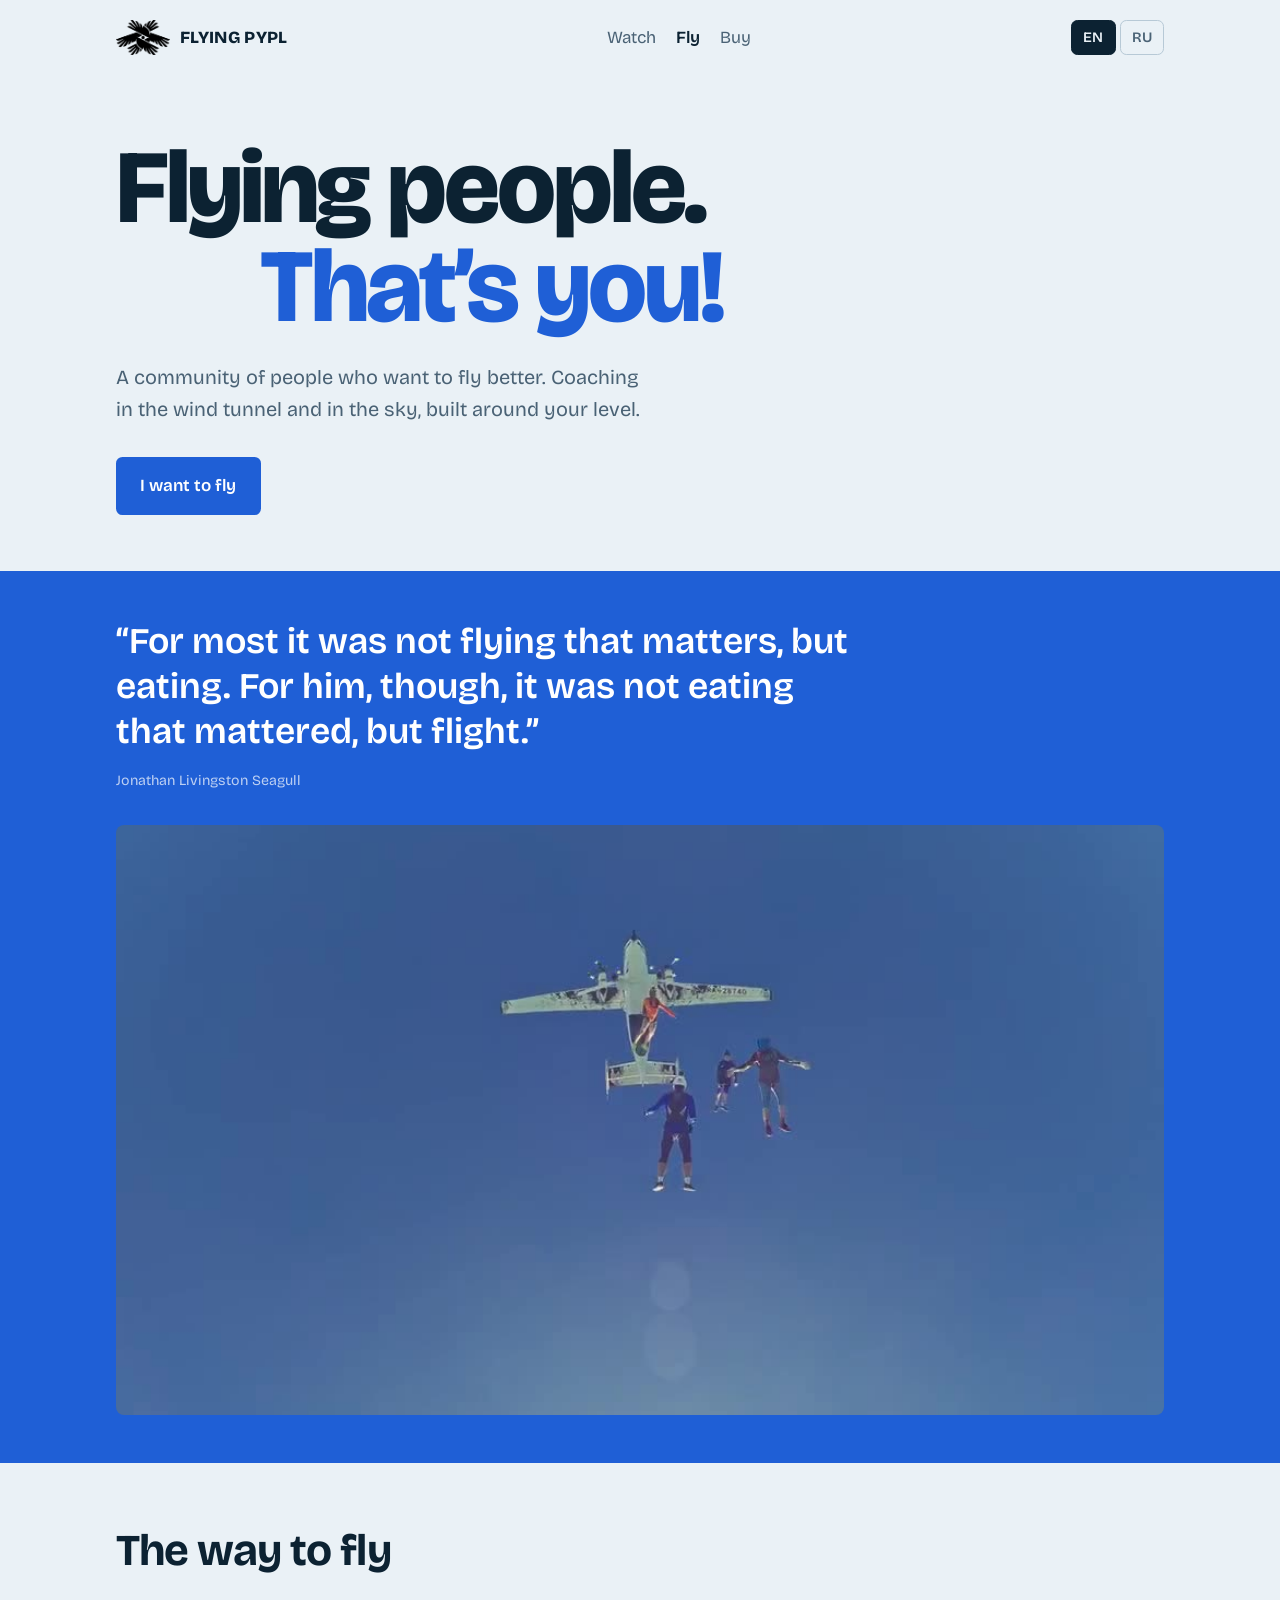
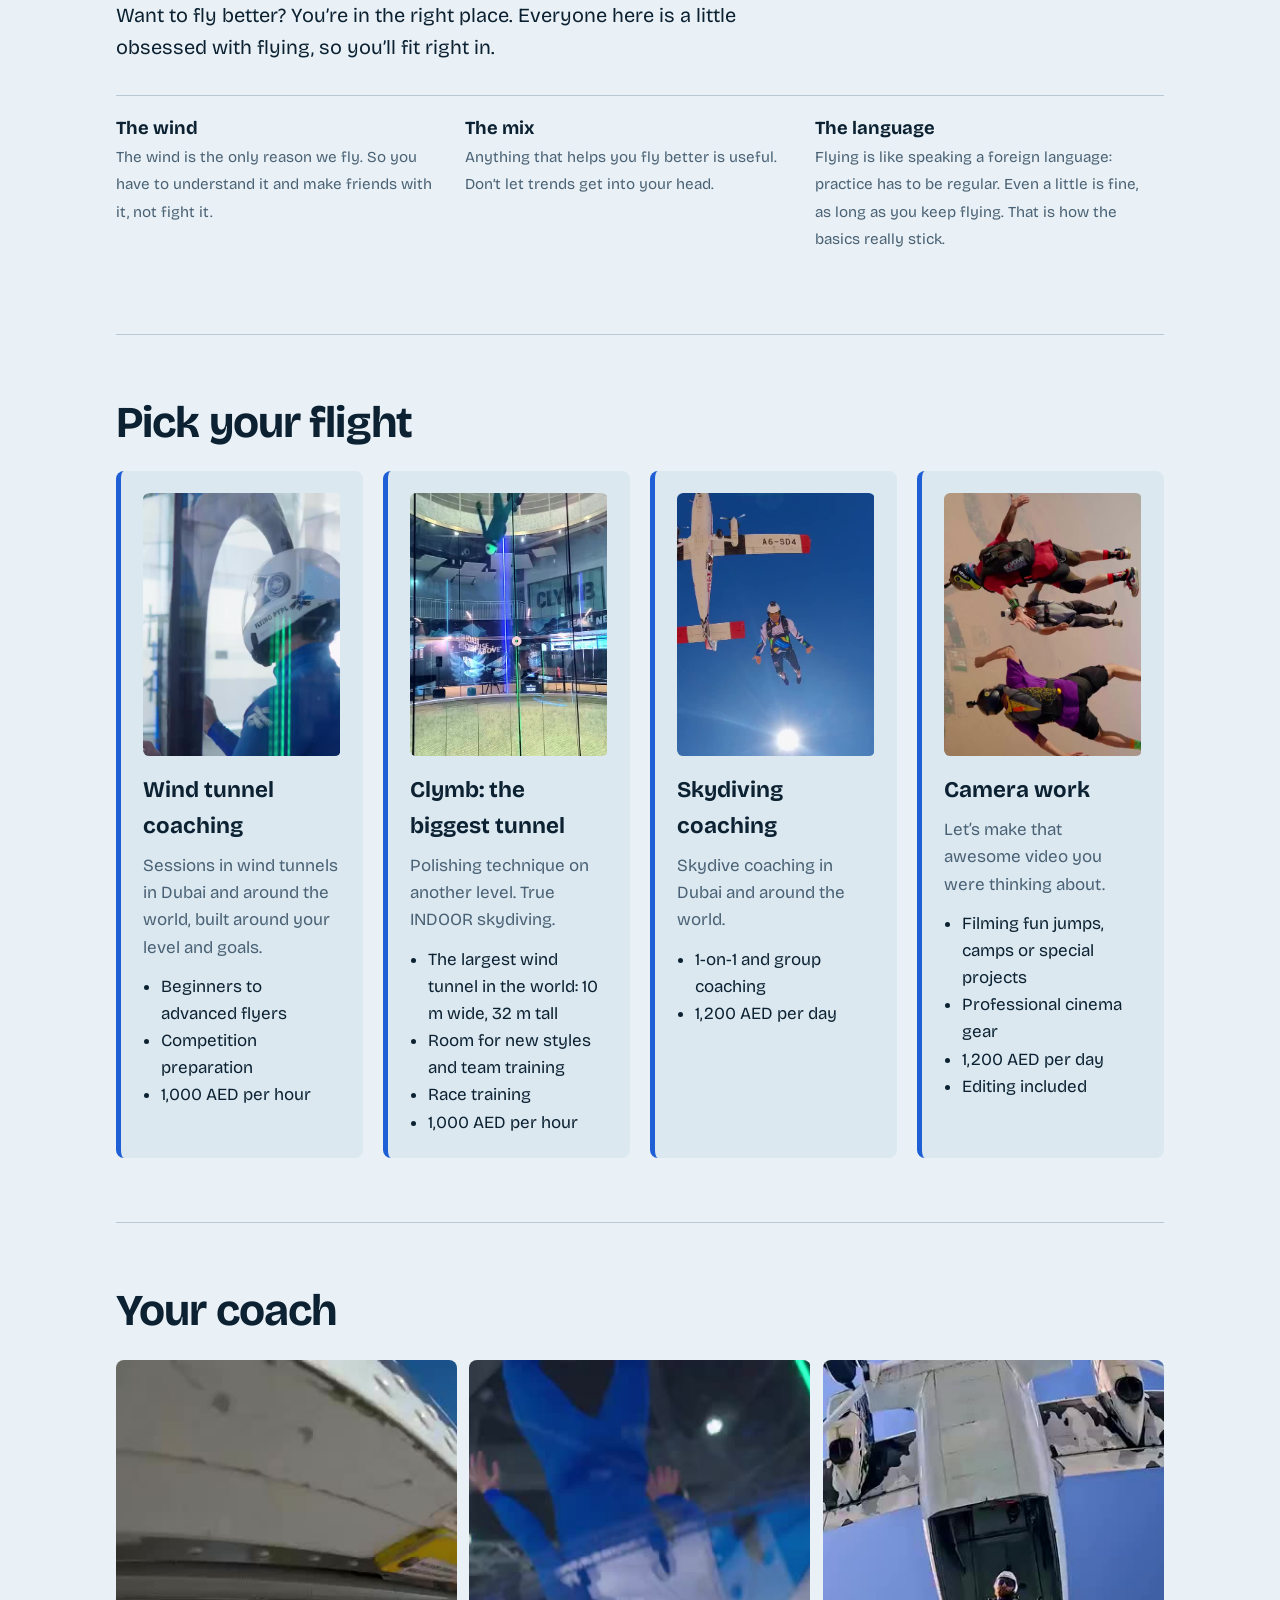
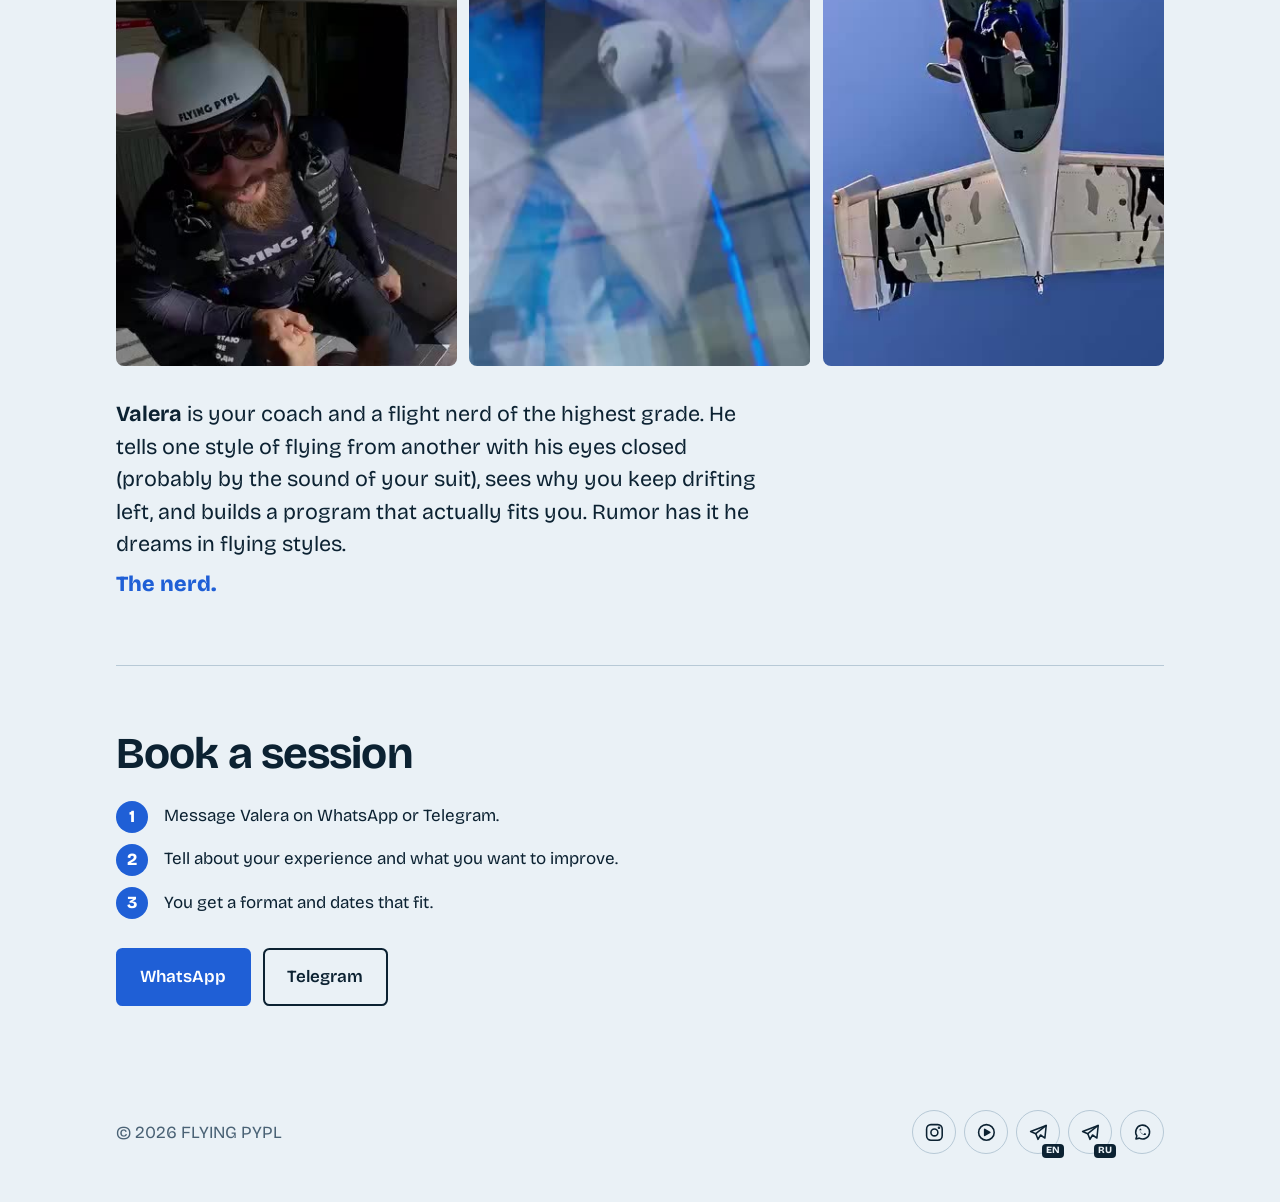
<file: index.html>
<!DOCTYPE html>
<html lang="en" data-title-ru="Коучинг в аэротрубе и в небе в Дубае | FLYING PYPL" data-desc-ru="Коучинг в аэротрубе в Дубае и в Clymb, скайдайв-коучинг и съёмка в Дубае и по всему миру. Напишите Валере, чтобы спланировать занятие.">
<head>
<meta charset="utf-8">
<meta name="viewport" content="width=device-width, initial-scale=1, viewport-fit=cover">
<title>Skydiving & Wind Tunnel Coaching in Dubai | FLYING PYPL</title>
<meta name="description" content="Wind tunnel coaching in Dubai and at Clymb, skydiving coaching and camera work in Dubai and around the world. Message Valera to plan your session.">
<link rel="canonical" href="https://flyingpypl.com/">
<meta property="og:type" content="website">
<meta property="og:site_name" content="FLYING PYPL">
<meta property="og:title" content="Skydiving & Wind Tunnel Coaching in Dubai | FLYING PYPL">
<meta property="og:description" content="Wind tunnel coaching in Dubai and at Clymb, skydiving coaching and camera work in Dubai and around the world. Message Valera to plan your session.">
<meta property="og:url" content="https://flyingpypl.com/">
<meta property="og:image" content="https://flyingpypl.com/assets/og.jpg">
<meta property="og:image:width" content="1200">
<meta property="og:image:height" content="630">
<meta name="twitter:card" content="summary_large_image">
<link rel="icon" type="image/png" href="/assets/favicon.png">
<link rel="apple-touch-icon" href="/assets/apple-touch-icon.png">
<meta name="theme-color" content="#1f5fd6">
<link rel="preconnect" href="https://fonts.googleapis.com">
<link rel="preconnect" href="https://fonts.gstatic.com" crossorigin>
<link rel="stylesheet" href="https://fonts.googleapis.com/css2?family=Bricolage+Grotesque:opsz,wght@12..96,400;12..96,600;12..96,800&family=Onest:wght@400;600;800&display=swap">
<link rel="stylesheet" href="/assets/style.css">
</head>
<body>
<a class="skip" href="#content">Skip to content</a>
<div class="wrap">
  <header>
    <a class="logo" href="/"><span class="mark" aria-hidden="true"></span>FLYING PYPL</a>
    <nav aria-label="Main"><a href="/watch/">Watch</a><a href="/" aria-current="page">Fly</a><a href="/buy/">Buy</a></nav>
    <div class="lang" role="group" aria-label="Language"><button type="button" data-l="en">EN</button><button type="button" data-l="ru">RU</button></div>
  </header>
</div>
<div id="content">
<div class="wrap">
  <main>
    <div class="hero">
      <h1><span>Flying people.</span><span>That’s you!</span></h1>
      <p class="lead">A community of people who want to fly better. Coaching in the wind tunnel and in the sky, built around your level.</p>
      <div class="btns">
        <a class="btn main" href="https://wa.me/971527924044">I want to fly</a>
      </div>
    </div>
  </main>
</div>

<div class="quote">
  <div class="wrap">
    <p>“For most it was not flying that matters, but eating. For him, though, it was not eating that mattered, but flight.”</p>
    <small>Jonathan Livingston Seagull</small>
    <video class="cardvid quotevid" muted loop playsinline preload="none" aria-hidden="true" poster="/media/fullsend.jpg" data-src="/media/fullsend.mp4"></video>
  </div>
</div>

<div class="wrap">
  <section id="way">
    <h2>The way to fly</h2>
    <p style="max-width:40rem;font-size:1.25rem;margin:0 0 2rem">Want to fly better? You’re in the right place. Everyone here is a little obsessed with flying, so you’ll fit right in.</p>
    <ul class="videos">
      <li><strong>The wind</strong><span>The wind is the only reason we fly. So you have to understand it and make friends with it, not fight it.</span></li>
      <li><strong>The mix</strong><span>Anything that helps you fly better is useful. Don’t let trends get into your head.</span></li>
      <li><strong>The language</strong><span>Flying is like speaking a foreign language: practice has to be regular. Even a little is fine, as long as you keep flying. That is how the basics really stick.</span></li>
    </ul>
  </section>

  <section id="coaching">
    <h2>Pick your flight</h2>
    <div class="grid">
      <div class="card">
        <video class="cardvid" muted loop playsinline preload="none" aria-hidden="true" poster="/media/tunnel.jpg" data-src="/media/tunnel.mp4"></video>
        <h3>Wind tunnel coaching</h3>
        <p>Sessions in wind tunnels in Dubai and around the world, built around your level and goals.</p>
        <ul><li>Beginners to advanced flyers</li><li>Competition preparation</li><li>1,000 AED per hour</li></ul>
      </div>
      <div class="card" id="clymb">
        <video class="cardvid" muted loop playsinline preload="none" aria-hidden="true" poster="/media/clymb.jpg" data-src="/media/clymb.mp4"></video>
        <h3>Clymb: the biggest tunnel</h3>
        <p>Polishing technique on another level. True INDOOR skydiving.</p>
        <ul><li>The largest wind tunnel in the world: 10 m wide, 32 m tall</li><li>Room for new styles and team training</li><li>Race training</li><li>1,000 AED per hour</li></ul>
      </div>
      <div class="card" id="sky">
        <video class="cardvid" muted loop playsinline preload="none" aria-hidden="true" poster="/media/sky.jpg" data-src="/media/sky.mp4"></video>
        <h3>Skydiving coaching</h3>
        <p>Skydive coaching in Dubai and around the world.</p>
        <ul><li>1-on-1 and group coaching</li><li>1,200 AED per day</li></ul>
      </div>
      <div class="card" id="camera">
        <video class="cardvid" muted loop playsinline preload="none" aria-hidden="true" poster="/media/camera.jpg" data-src="/media/camera.mp4"></video>
        <h3>Camera work</h3>
        <p>Let’s make that awesome video you were thinking about.</p>
        <ul><li>Filming fun jumps, camps or special projects</li><li>Professional cinema gear</li><li>1,200 AED per day</li><li>Editing included</li></ul>
      </div>
    </div>
  </section>

  <section id="coach">
    <h2>Your coach</h2>
    <div class="coachrow">
      <video class="cardvid" muted loop playsinline preload="none" aria-hidden="true" poster="/media/my_exit.jpg" data-src="/media/my_exit.mp4"></video>
      <video class="cardvid" muted loop playsinline preload="none" aria-hidden="true" poster="/media/alive.jpg" data-src="/media/alive.mp4"></video>
      <video class="cardvid" muted loop playsinline preload="none" aria-hidden="true" poster="/media/last_weekend.jpg" data-src="/media/last_weekend.mp4"></video>
    </div>
    <p style="max-width:40rem;font-size:1.35rem;line-height:1.5;margin:0"><strong>Valera</strong> is your coach and a flight nerd of the highest grade. He tells one style of flying from another with his eyes closed (probably by the sound of your suit), sees why you keep drifting left, and builds a program that actually fits you. Rumor has it he dreams in flying styles. <span style="display:block;margin-top:.5rem;font-weight:800;color:var(--accent)">The nerd.</span></p>
  </section>

  <section id="book" style="border-bottom:0">
    <h2>Book a session</h2>
    <ol class="steps">
      <li>Message Valera on WhatsApp or Telegram.</li>
      <li>Tell about your experience and what you want to improve.</li>
      <li>You get a format and dates that fit.</li>
    </ol>
    <div class="btns">
      <a class="btn main" href="https://wa.me/971527924044">WhatsApp</a>
      <a class="btn" href="https://t.me/valeraboluchevsky">Telegram</a>
    </div>
  </section>

</div>
</div>
<div class="wrap">
  <footer>
    <span>© 2026 FLYING PYPL</span>
    <nav class="social" aria-label="Social">
      <a class="ico" href="https://www.instagram.com/flyingpypl/" aria-label="Instagram" title="Instagram"><svg viewBox="0 0 24 24" fill="none" stroke="currentColor" stroke-width="1.8" stroke-linecap="round" stroke-linejoin="round"><rect x="3" y="3" width="18" height="18" rx="5"/><circle cx="12" cy="12" r="4"/><circle cx="17.3" cy="6.7" r=".6" fill="currentColor"/></svg></a>
      <a class="ico" href="https://youtube.com/@flyingpypl" aria-label="YouTube" title="YouTube"><svg viewBox="0 0 24 24" fill="none" stroke="currentColor" stroke-width="1.8" stroke-linecap="round" stroke-linejoin="round"><circle cx="12" cy="12" r="9"/><path d="M10 8.5v7l6-3.5z" fill="currentColor"/></svg></a>
      <a class="ico" href="https://t.me/flyingpypl" aria-label="Telegram EN" title="Telegram EN"><svg viewBox="0 0 24 24" fill="none" stroke="currentColor" stroke-width="1.8" stroke-linecap="round" stroke-linejoin="round"><path d="M21 4 3 11l6 2.5L11.5 20l3-5 5 3.5z"/><path d="M9 13.5 21 4"/></svg><span class="tag">EN</span></a>
      <a class="ico" href="https://t.me/flyingpyplru" aria-label="Telegram RU" title="Telegram RU"><svg viewBox="0 0 24 24" fill="none" stroke="currentColor" stroke-width="1.8" stroke-linecap="round" stroke-linejoin="round"><path d="M21 4 3 11l6 2.5L11.5 20l3-5 5 3.5z"/><path d="M9 13.5 21 4"/></svg><span class="tag">RU</span></a>
      <a class="ico" href="https://whatsapp.com/channel/0029Vb7kT212975I6T831y3B" aria-label="WhatsApp" title="WhatsApp"><svg viewBox="0 0 24 24" fill="none" stroke="currentColor" stroke-width="1.8" stroke-linecap="round" stroke-linejoin="round"><path d="M4.5 19.5 5.6 16A8 8 0 1 1 8.4 18.6z"/><path d="M9 9.5c.3 2 2.5 4.2 4.5 4.5l1-1.2 1.8.9-.4 1.4c-3.4.5-7.6-3.7-7.1-7.1l1.4-.4.9 1.8z" fill="currentColor" stroke="none"/></svg></a>
    </nav>
  </footer>
</div>
<script src="/assets/app.js" defer></script>
</body>
</html>
</file>
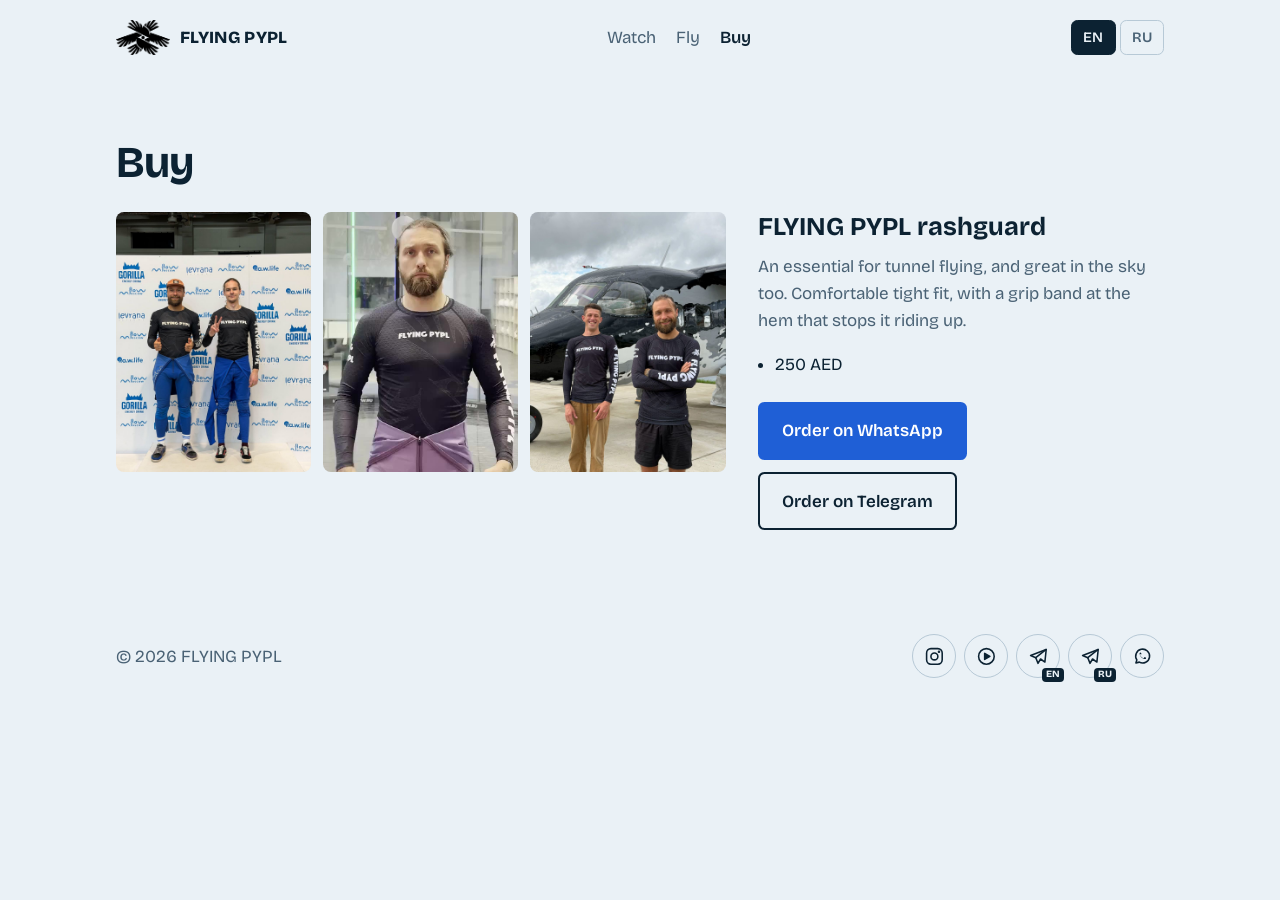
<file: buy/index.html>
<!DOCTYPE html>
<html lang="en" data-title-ru="Покупай: рашгард FLYING PYPL | FLYING PYPL" data-desc-ru="Рашгард FLYING PYPL для полётов в трубе и в небе. 250 AED. Заказ в WhatsApp или Telegram.">
<head>
<meta charset="utf-8">
<meta name="viewport" content="width=device-width, initial-scale=1, viewport-fit=cover">
<title>Buy: FLYING PYPL rashguard | FLYING PYPL</title>
<meta name="description" content="FLYING PYPL rashguard for tunnel flying and the sky. 250 AED. Order on WhatsApp or Telegram.">
<link rel="canonical" href="https://flyingpypl.com/buy/">
<meta property="og:type" content="website">
<meta property="og:site_name" content="FLYING PYPL">
<meta property="og:title" content="Buy: FLYING PYPL rashguard | FLYING PYPL">
<meta property="og:description" content="FLYING PYPL rashguard for tunnel flying and the sky. 250 AED. Order on WhatsApp or Telegram.">
<meta property="og:url" content="https://flyingpypl.com/buy/">
<meta property="og:image" content="https://flyingpypl.com/assets/og.jpg">
<meta property="og:image:width" content="1200">
<meta property="og:image:height" content="630">
<meta name="twitter:card" content="summary_large_image">
<link rel="icon" type="image/png" href="/assets/favicon.png">
<link rel="apple-touch-icon" href="/assets/apple-touch-icon.png">
<meta name="theme-color" content="#1f5fd6">
<link rel="preconnect" href="https://fonts.googleapis.com">
<link rel="preconnect" href="https://fonts.gstatic.com" crossorigin>
<link rel="stylesheet" href="https://fonts.googleapis.com/css2?family=Bricolage+Grotesque:opsz,wght@12..96,400;12..96,600;12..96,800&family=Onest:wght@400;600;800&display=swap">
<link rel="stylesheet" href="/assets/style.css">
</head>
<body>
<a class="skip" href="#content">Skip to content</a>
<div class="wrap">
  <header>
    <a class="logo" href="/"><span class="mark" aria-hidden="true"></span>FLYING PYPL</a>
    <nav aria-label="Main"><a href="/watch/">Watch</a><a href="/">Fly</a><a href="/buy/" aria-current="page">Buy</a></nav>
    <div class="lang" role="group" aria-label="Language"><button type="button" data-l="en">EN</button><button type="button" data-l="ru">RU</button></div>
  </header>
</div>
<div id="content">
<div class="wrap">
  <section id="buy" style="border-bottom:0">
    <h2>Buy</h2>
    <div class="product">
      <div class="gallery">
        <img src="/img/rashguard-tunnel.jpg" alt="Two flyers in FLYING PYPL rashguards at a wind tunnel" width="900" height="1200" loading="lazy">
        <video class="cardvid" muted loop playsinline preload="none" aria-hidden="true" poster="/media/rashguard.jpg" data-src="/media/rashguard.mp4"></video>
        <img src="/img/rashguard-plane.jpg" alt="Two skydivers in FLYING PYPL rashguards in front of a plane" width="900" height="1200" loading="lazy">
      </div>
      <div class="pinfo">
        <h3>FLYING PYPL rashguard</h3>
        <p>An essential for tunnel flying, and great in the sky too. Comfortable tight fit, with a grip band at the hem that stops it riding up.</p>
        <ul><li>250 AED</li></ul>
        <div class="btns">
          <a class="btn main" href="https://wa.me/971527924044?text=Hi%20Valera%21%20I%27d%20like%20to%20order%20the%20FLYING%20PYPL%20rashguard.%20Size%3A%20" data-ru="https://wa.me/971527924044?text=%D0%9F%D1%80%D0%B8%D0%B2%D0%B5%D1%82%2C%20%D0%92%D0%B0%D0%BB%D0%B5%D1%80%D0%B0%21%20%D0%A5%D0%BE%D1%87%D1%83%20%D0%B7%D0%B0%D0%BA%D0%B0%D0%B7%D0%B0%D1%82%D1%8C%20%D1%80%D0%B0%D1%88%D0%B3%D0%B0%D1%80%D0%B4%20FLYING%20PYPL.%20%D0%A0%D0%B0%D0%B7%D0%BC%D0%B5%D1%80%3A%20">Order on WhatsApp</a>
          <a class="btn" href="https://t.me/valeraboluchevsky">Order on Telegram</a>
        </div>
      </div>
    </div>
  </section>

</div>
</div>
<div class="wrap">
  <footer>
    <span>© 2026 FLYING PYPL</span>
    <nav class="social" aria-label="Social">
      <a class="ico" href="https://www.instagram.com/flyingpypl/" aria-label="Instagram" title="Instagram"><svg viewBox="0 0 24 24" fill="none" stroke="currentColor" stroke-width="1.8" stroke-linecap="round" stroke-linejoin="round"><rect x="3" y="3" width="18" height="18" rx="5"/><circle cx="12" cy="12" r="4"/><circle cx="17.3" cy="6.7" r=".6" fill="currentColor"/></svg></a>
      <a class="ico" href="https://youtube.com/@flyingpypl" aria-label="YouTube" title="YouTube"><svg viewBox="0 0 24 24" fill="none" stroke="currentColor" stroke-width="1.8" stroke-linecap="round" stroke-linejoin="round"><circle cx="12" cy="12" r="9"/><path d="M10 8.5v7l6-3.5z" fill="currentColor"/></svg></a>
      <a class="ico" href="https://t.me/flyingpypl" aria-label="Telegram EN" title="Telegram EN"><svg viewBox="0 0 24 24" fill="none" stroke="currentColor" stroke-width="1.8" stroke-linecap="round" stroke-linejoin="round"><path d="M21 4 3 11l6 2.5L11.5 20l3-5 5 3.5z"/><path d="M9 13.5 21 4"/></svg><span class="tag">EN</span></a>
      <a class="ico" href="https://t.me/flyingpyplru" aria-label="Telegram RU" title="Telegram RU"><svg viewBox="0 0 24 24" fill="none" stroke="currentColor" stroke-width="1.8" stroke-linecap="round" stroke-linejoin="round"><path d="M21 4 3 11l6 2.5L11.5 20l3-5 5 3.5z"/><path d="M9 13.5 21 4"/></svg><span class="tag">RU</span></a>
      <a class="ico" href="https://whatsapp.com/channel/0029Vb7kT212975I6T831y3B" aria-label="WhatsApp" title="WhatsApp"><svg viewBox="0 0 24 24" fill="none" stroke="currentColor" stroke-width="1.8" stroke-linecap="round" stroke-linejoin="round"><path d="M4.5 19.5 5.6 16A8 8 0 1 1 8.4 18.6z"/><path d="M9 9.5c.3 2 2.5 4.2 4.5 4.5l1-1.2 1.8.9-.4 1.4c-3.4.5-7.6-3.7-7.1-7.1l1.4-.4.9 1.8z" fill="currentColor" stroke="none"/></svg></a>
    </nav>
  </footer>
</div>
<script src="/assets/app.js" defer></script>
</body>
</html>
</file>
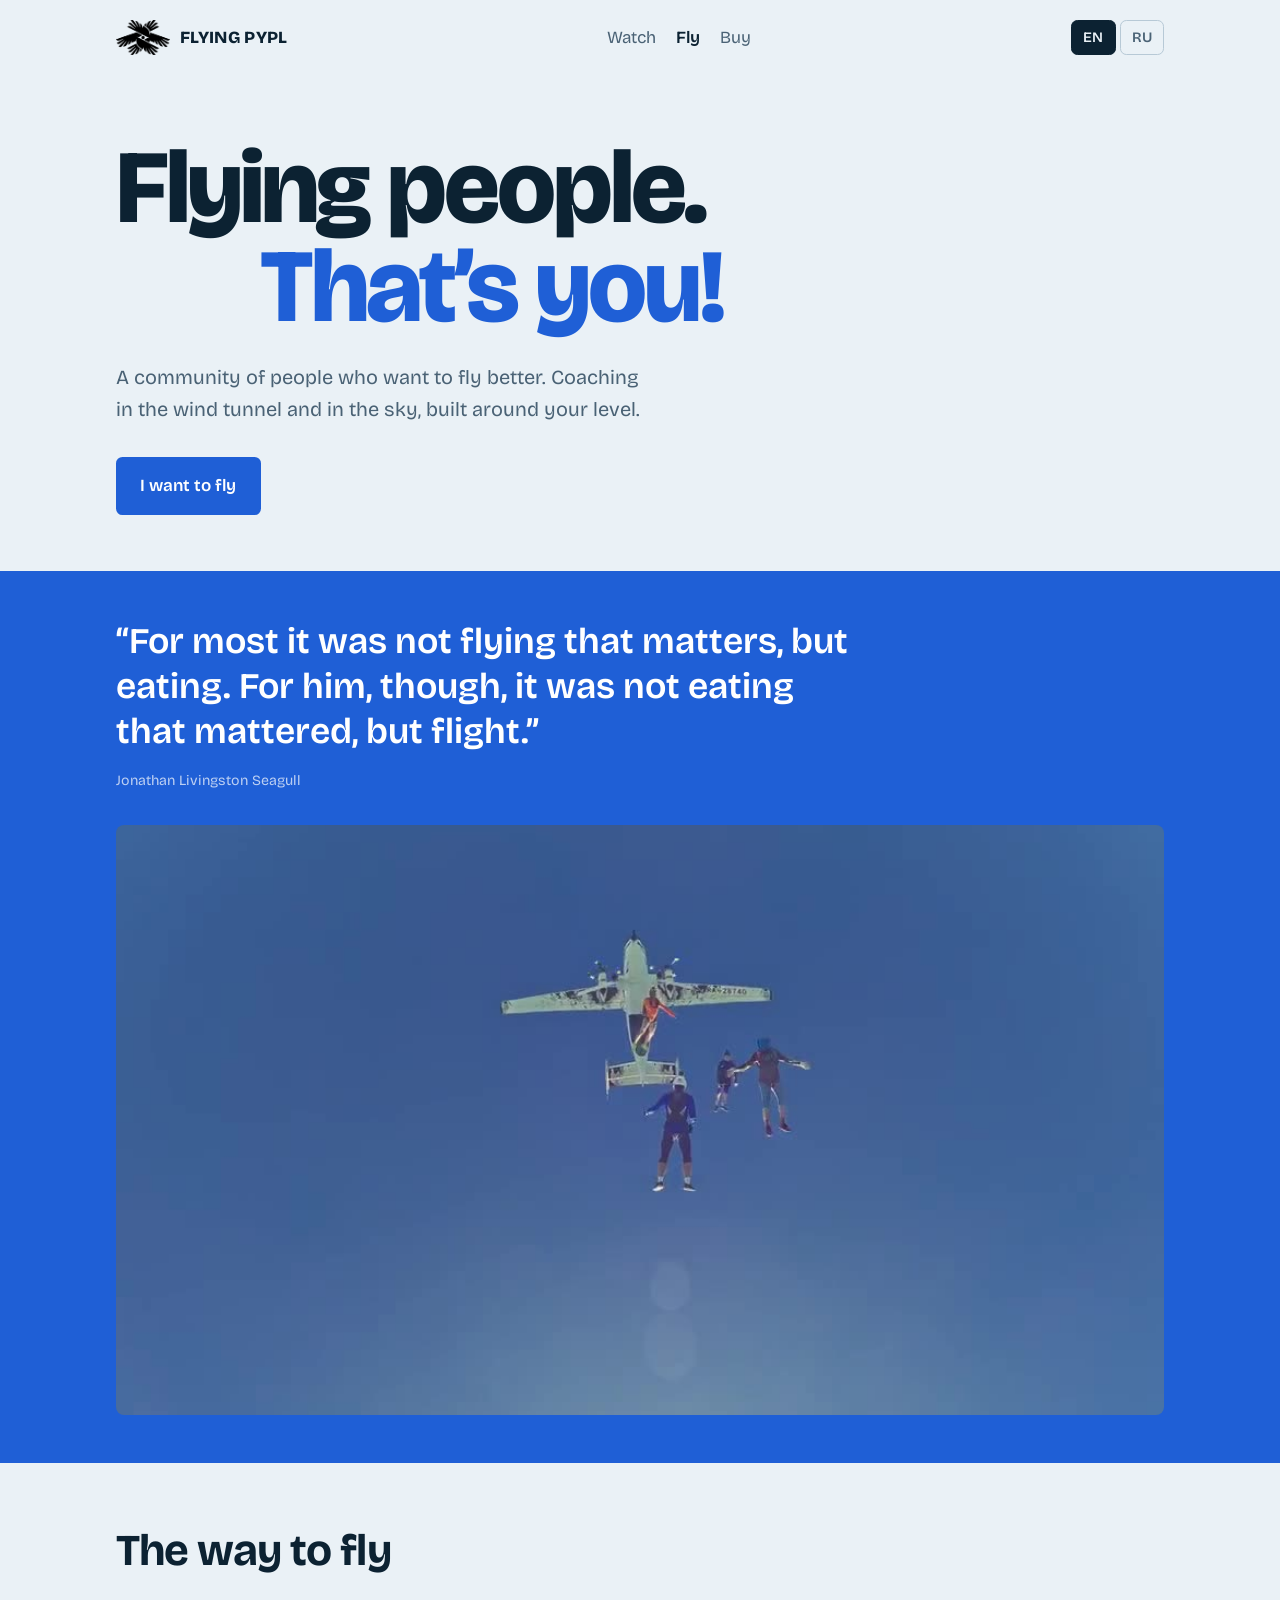
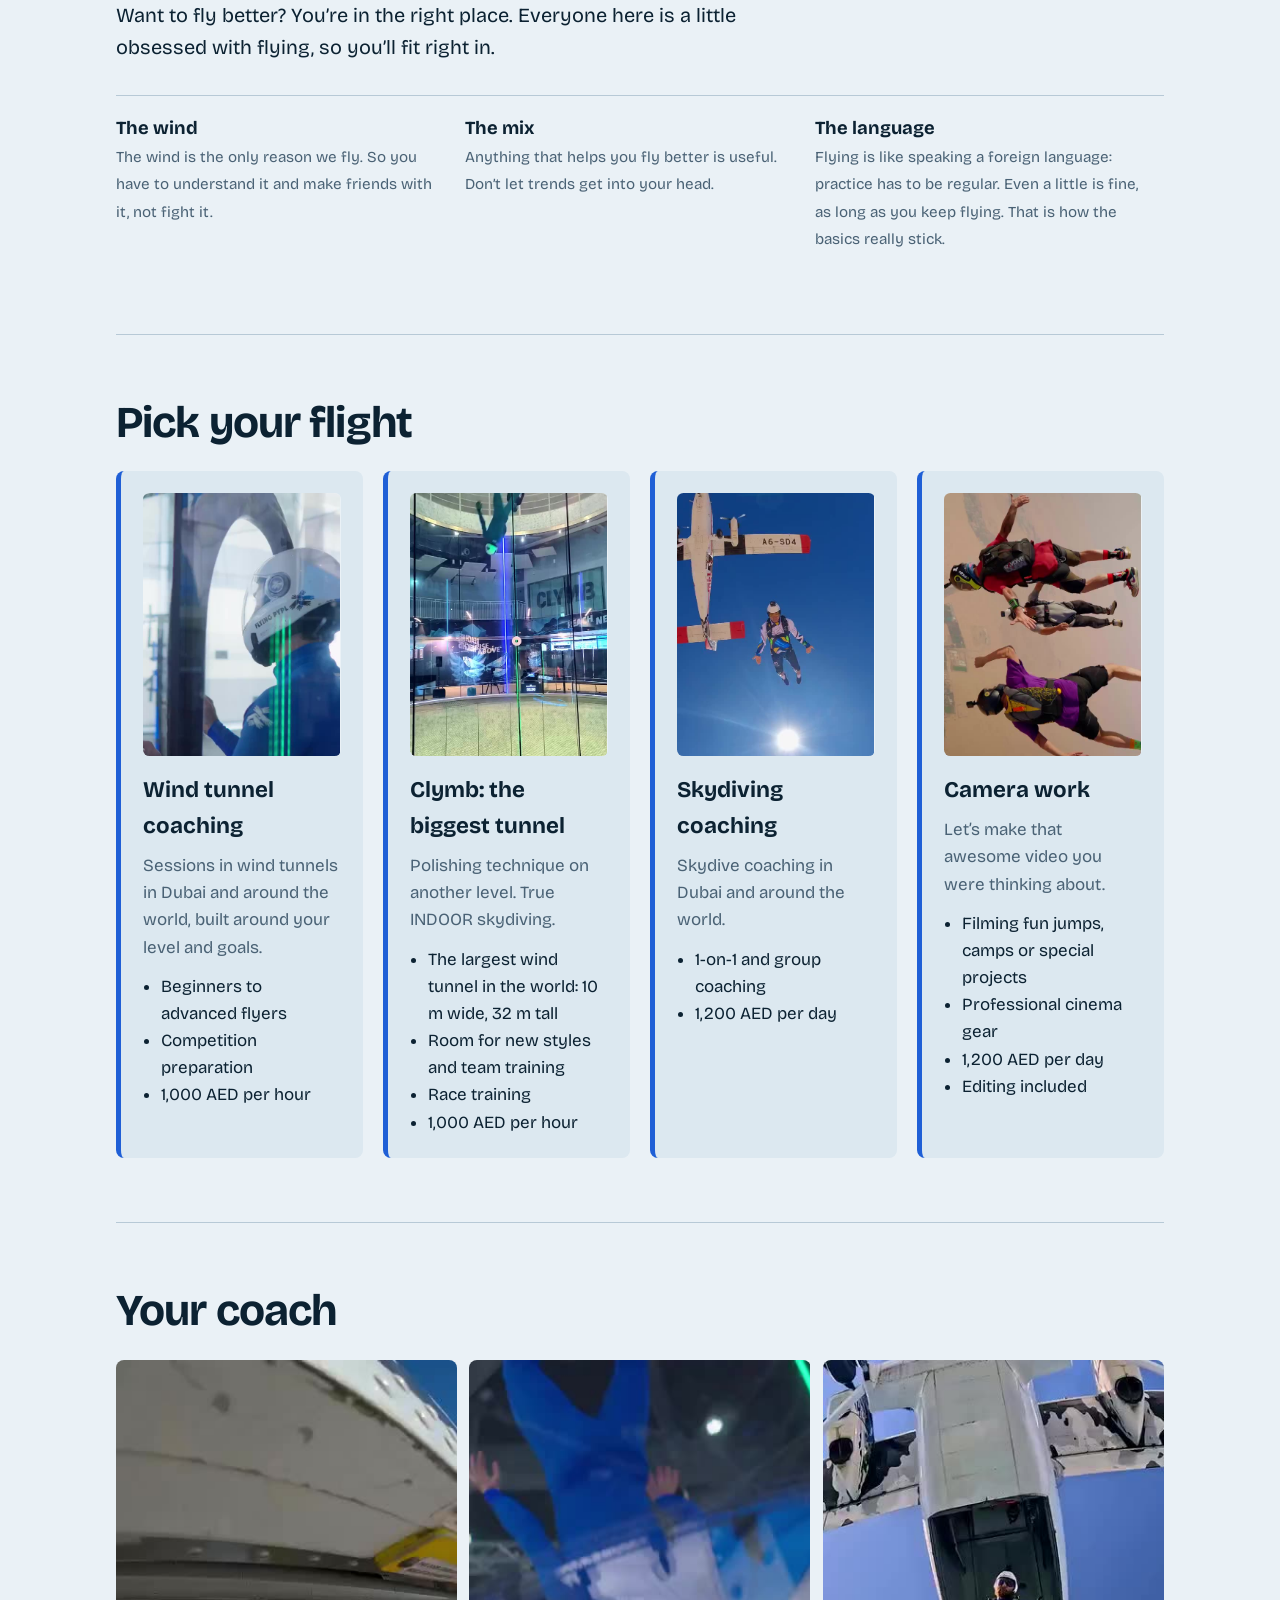
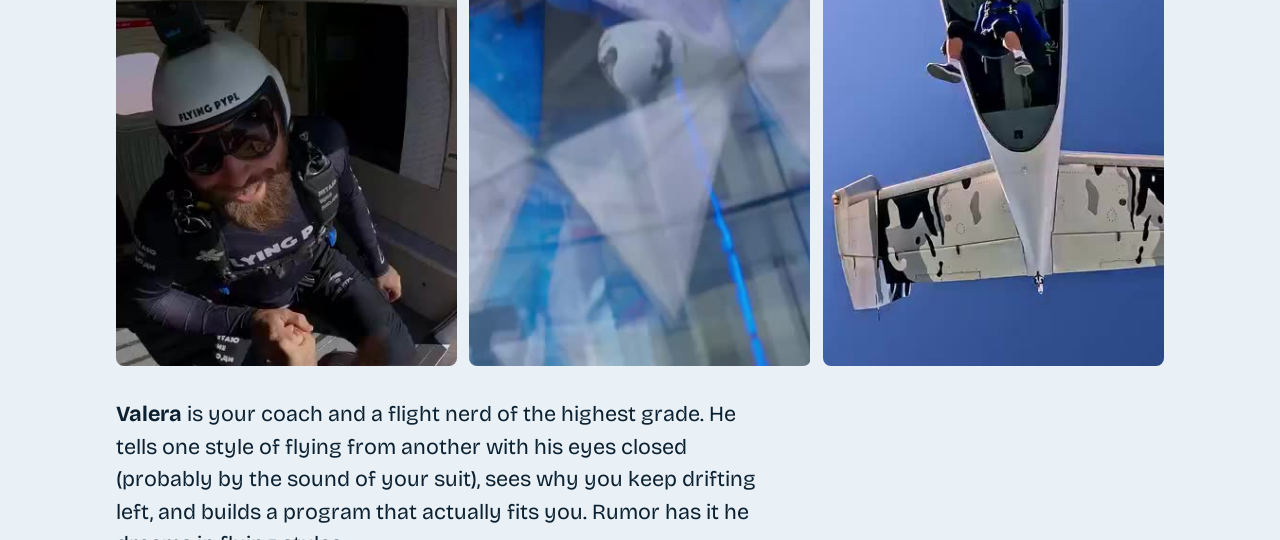
<file: fly/index.html>
<!DOCTYPE html>
<html lang="en"><head><meta charset="utf-8"><title>FLYING PYPL</title><link rel="canonical" href="https://flyingpypl.com/"><meta http-equiv="refresh" content="0; url=/"></head><body><a href="/">FLYING PYPL</a></body></html>
</file>
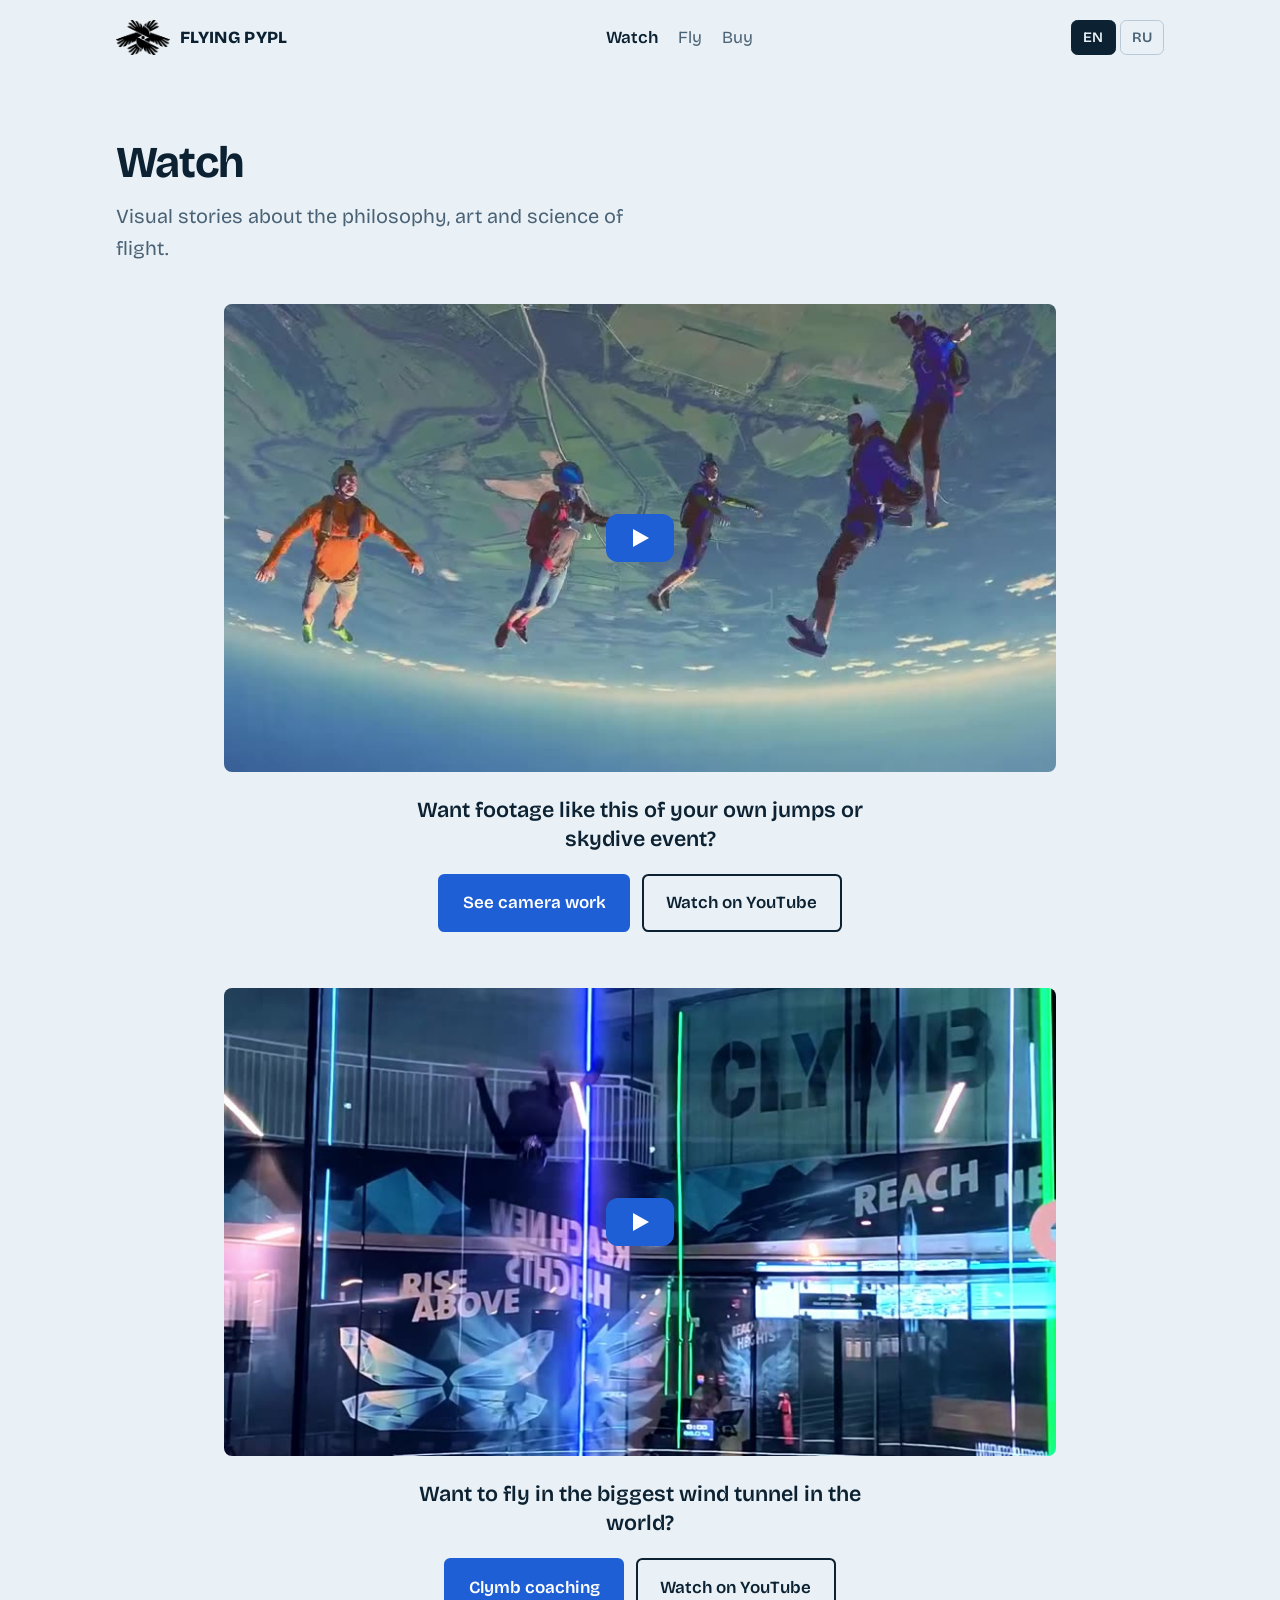
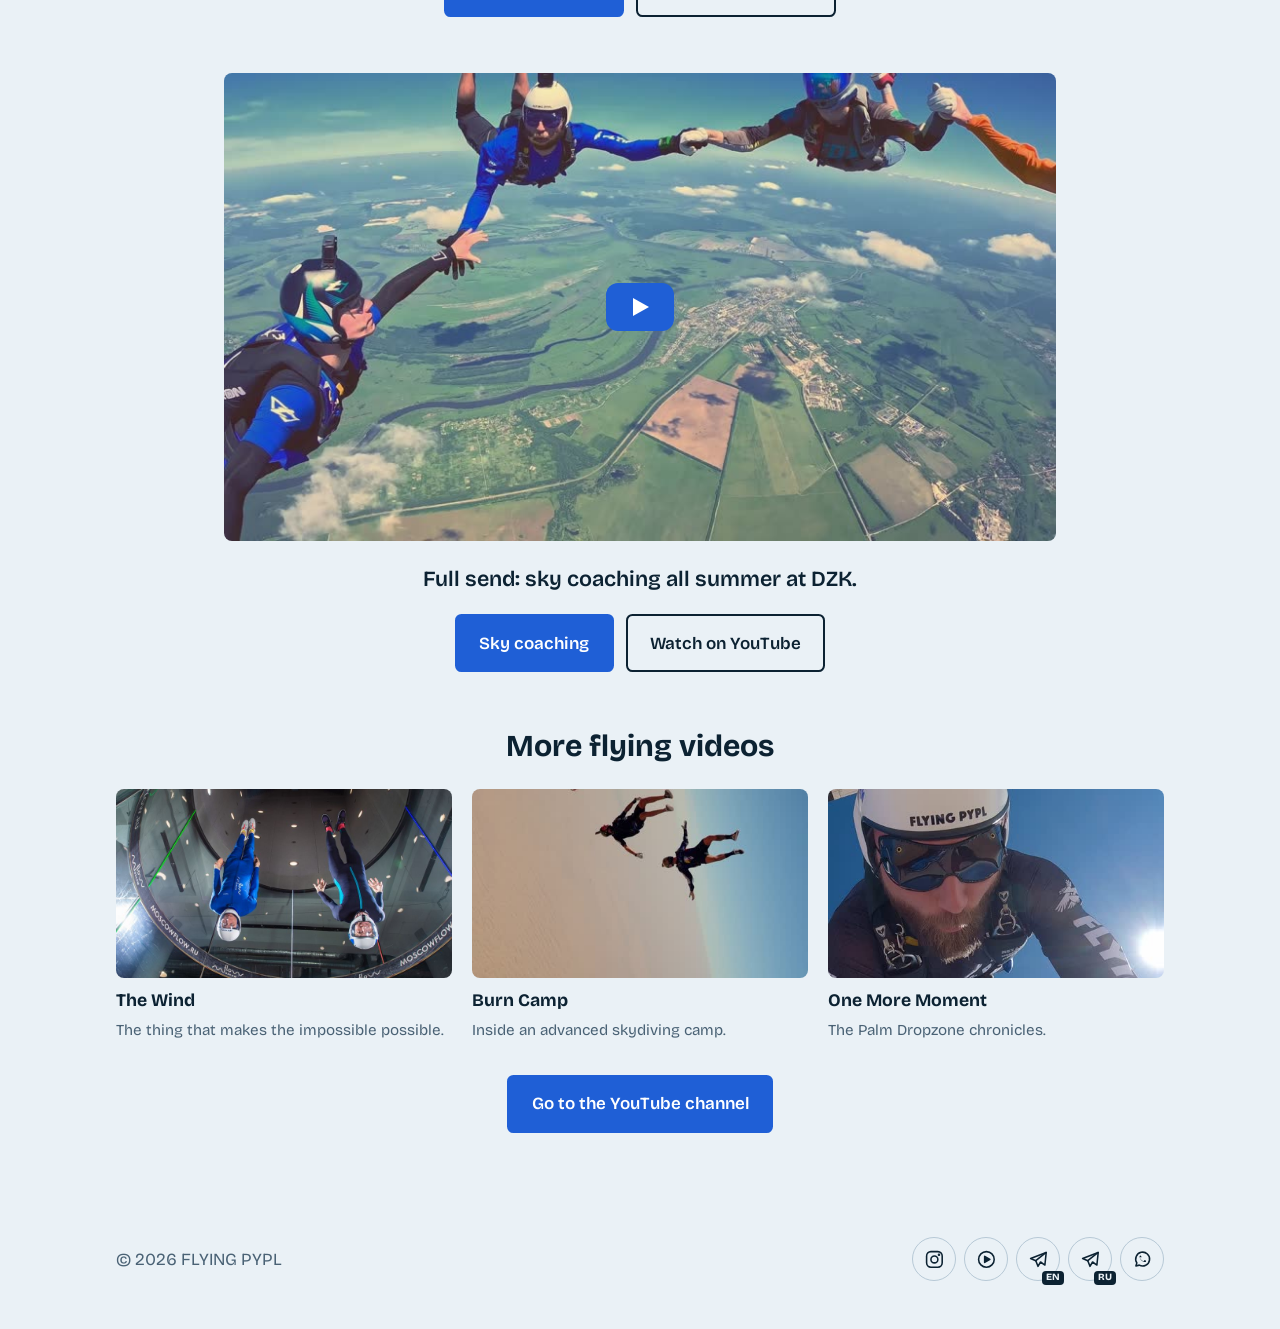
<file: watch/index.html>
<!DOCTYPE html>
<html lang="en" data-title-ru="Смотри: видео о полётах | FLYING PYPL" data-desc-ru="Визуальные истории о философии, искусстве и науке полёта: съёмка, Clymb, коучинг в небе и не только.">
<head>
<meta charset="utf-8">
<meta name="viewport" content="width=device-width, initial-scale=1, viewport-fit=cover">
<title>Watch: flying videos | FLYING PYPL</title>
<meta name="description" content="Visual stories about the philosophy, art and science of flight: camera work, Clymb, sky coaching and more.">
<link rel="canonical" href="https://flyingpypl.com/watch/">
<meta property="og:type" content="website">
<meta property="og:site_name" content="FLYING PYPL">
<meta property="og:title" content="Watch: flying videos | FLYING PYPL">
<meta property="og:description" content="Visual stories about the philosophy, art and science of flight: camera work, Clymb, sky coaching and more.">
<meta property="og:url" content="https://flyingpypl.com/watch/">
<meta property="og:image" content="https://flyingpypl.com/assets/og.jpg">
<meta property="og:image:width" content="1200">
<meta property="og:image:height" content="630">
<meta name="twitter:card" content="summary_large_image">
<link rel="icon" type="image/png" href="/assets/favicon.png">
<link rel="apple-touch-icon" href="/assets/apple-touch-icon.png">
<meta name="theme-color" content="#1f5fd6">
<link rel="preconnect" href="https://fonts.googleapis.com">
<link rel="preconnect" href="https://fonts.gstatic.com" crossorigin>
<link rel="stylesheet" href="https://fonts.googleapis.com/css2?family=Bricolage+Grotesque:opsz,wght@12..96,400;12..96,600;12..96,800&family=Onest:wght@400;600;800&display=swap">
<link rel="stylesheet" href="/assets/style.css">
</head>
<body>
<a class="skip" href="#content">Skip to content</a>
<div class="wrap">
  <header>
    <a class="logo" href="/"><span class="mark" aria-hidden="true"></span>FLYING PYPL</a>
    <nav aria-label="Main"><a href="/watch/" aria-current="page">Watch</a><a href="/">Fly</a><a href="/buy/">Buy</a></nav>
    <div class="lang" role="group" aria-label="Language"><button type="button" data-l="en">EN</button><button type="button" data-l="ru">RU</button></div>
  </header>
</div>
<div id="content">
<div class="wrap">
  <section id="watch" style="border-bottom:0">
    <h2>Watch</h2>
    <p class="lead" style="margin:-.75rem 0 2.5rem">Visual stories about the philosophy, art and science of flight.</p>
    <div class="feature">
      <button type="button" class="yt" data-yt="_XD8IJUuqyg" data-fallback="/img/yt-camera.jpg" aria-label="Play the camera work video on YouTube" data-label="Play video"><img src="https://i.ytimg.com/vi/_XD8IJUuqyg/maxresdefault.jpg" alt="" width="1280" height="720" loading="lazy"><span class="play"><svg viewBox="0 0 68 48" width="68" height="48" aria-hidden="true"><rect width="68" height="48" rx="12" fill="#1f5fd6"/><path d="M27 15v18l16-9z" fill="#fff"/></svg></span></button>
      <p class="featuretext">Want footage like this of your own jumps or skydive event?</p>
      <div class="btns" style="justify-content:center">
        <a class="btn main" href="/#camera">See camera work</a>
        <a class="btn" href="https://youtu.be/_XD8IJUuqyg">Watch on YouTube</a>
      </div>
    </div>
    <div class="feature">
      <button type="button" class="yt" data-yt="3bliYLuhvY8" data-fallback="/img/yt-clymb.jpg" aria-label="Play the Clymb video on YouTube" data-label="Play video"><img src="https://i.ytimg.com/vi/3bliYLuhvY8/maxresdefault.jpg" alt="" width="1280" height="720" loading="lazy"><span class="play"><svg viewBox="0 0 68 48" width="68" height="48" aria-hidden="true"><rect width="68" height="48" rx="12" fill="#1f5fd6"/><path d="M27 15v18l16-9z" fill="#fff"/></svg></span></button>
      <p class="featuretext">Want to fly in the biggest wind tunnel in the world?</p>
      <div class="btns" style="justify-content:center">
        <a class="btn main" href="/#clymb">Clymb coaching</a>
        <a class="btn" href="https://youtu.be/3bliYLuhvY8">Watch on YouTube</a>
      </div>
    </div>
    <div class="feature">
      <button type="button" class="yt" data-yt="UgJUYgMu6n4" data-fallback="/img/yt-fullsend.jpg" aria-label="Play the Full send video on YouTube" data-label="Play video"><img src="https://i.ytimg.com/vi/UgJUYgMu6n4/maxresdefault.jpg" alt="" width="1280" height="720" loading="lazy"><span class="play"><svg viewBox="0 0 68 48" width="68" height="48" aria-hidden="true"><rect width="68" height="48" rx="12" fill="#1f5fd6"/><path d="M27 15v18l16-9z" fill="#fff"/></svg></span></button>
      <p class="featuretext">Full send: sky coaching all summer at DZK.</p>
      <div class="btns" style="justify-content:center">
        <a class="btn main" href="/#sky">Sky coaching</a>
        <a class="btn" href="https://youtu.be/UgJUYgMu6n4">Watch on YouTube</a>
      </div>
    </div>
    <h3 class="morehead">More flying videos</h3>
    <div class="thumbs">
      <a class="thumb" href="https://youtu.be/tRZynVwUpJc" data-yt="tRZynVwUpJc" data-fallback="/img/yt-thewind.jpg"><img src="https://i.ytimg.com/vi/tRZynVwUpJc/maxresdefault.jpg" alt="" width="1280" height="720" loading="lazy"><strong>The Wind</strong><span>The thing that makes the impossible possible.</span></a>
      <a class="thumb" href="https://youtu.be/IAlYSvXi0oQ" data-yt="IAlYSvXi0oQ" data-fallback="/img/yt-burncamp.jpg"><img src="https://i.ytimg.com/vi/IAlYSvXi0oQ/maxresdefault.jpg" alt="" width="1280" height="720" loading="lazy"><strong>Burn Camp</strong><span>Inside an advanced skydiving camp.</span></a>
      <a class="thumb" href="https://youtu.be/jk2bQPZ0EMs" data-yt="jk2bQPZ0EMs" data-fallback="/img/yt-onemoremoment.jpg"><img src="https://i.ytimg.com/vi/jk2bQPZ0EMs/maxresdefault.jpg" alt="" width="1280" height="720" loading="lazy"><strong>One More Moment</strong><span>The Palm Dropzone chronicles.</span></a>
    </div>
    <div class="btns" style="justify-content:center;margin-top:2rem"><a class="btn main" href="https://youtube.com/@flyingpypl">Go to the YouTube channel</a></div>
  </section>

</div>
</div>
<div class="wrap">
  <footer>
    <span>© 2026 FLYING PYPL</span>
    <nav class="social" aria-label="Social">
      <a class="ico" href="https://www.instagram.com/flyingpypl/" aria-label="Instagram" title="Instagram"><svg viewBox="0 0 24 24" fill="none" stroke="currentColor" stroke-width="1.8" stroke-linecap="round" stroke-linejoin="round"><rect x="3" y="3" width="18" height="18" rx="5"/><circle cx="12" cy="12" r="4"/><circle cx="17.3" cy="6.7" r=".6" fill="currentColor"/></svg></a>
      <a class="ico" href="https://youtube.com/@flyingpypl" aria-label="YouTube" title="YouTube"><svg viewBox="0 0 24 24" fill="none" stroke="currentColor" stroke-width="1.8" stroke-linecap="round" stroke-linejoin="round"><circle cx="12" cy="12" r="9"/><path d="M10 8.5v7l6-3.5z" fill="currentColor"/></svg></a>
      <a class="ico" href="https://t.me/flyingpypl" aria-label="Telegram EN" title="Telegram EN"><svg viewBox="0 0 24 24" fill="none" stroke="currentColor" stroke-width="1.8" stroke-linecap="round" stroke-linejoin="round"><path d="M21 4 3 11l6 2.5L11.5 20l3-5 5 3.5z"/><path d="M9 13.5 21 4"/></svg><span class="tag">EN</span></a>
      <a class="ico" href="https://t.me/flyingpyplru" aria-label="Telegram RU" title="Telegram RU"><svg viewBox="0 0 24 24" fill="none" stroke="currentColor" stroke-width="1.8" stroke-linecap="round" stroke-linejoin="round"><path d="M21 4 3 11l6 2.5L11.5 20l3-5 5 3.5z"/><path d="M9 13.5 21 4"/></svg><span class="tag">RU</span></a>
      <a class="ico" href="https://whatsapp.com/channel/0029Vb7kT212975I6T831y3B" aria-label="WhatsApp" title="WhatsApp"><svg viewBox="0 0 24 24" fill="none" stroke="currentColor" stroke-width="1.8" stroke-linecap="round" stroke-linejoin="round"><path d="M4.5 19.5 5.6 16A8 8 0 1 1 8.4 18.6z"/><path d="M9 9.5c.3 2 2.5 4.2 4.5 4.5l1-1.2 1.8.9-.4 1.4c-3.4.5-7.6-3.7-7.1-7.1l1.4-.4.9 1.8z" fill="currentColor" stroke="none"/></svg></a>
    </nav>
  </footer>
</div>
<script src="/assets/app.js" defer></script>
</body>
</html>
</file>
<file: assets/style.css>
:root{
  --bg:#eaf1f6; --bg2:#dce8f0; --ink:#0c2232; --mute:#4a6275; --line:#b7c9d6; --accent:#1f5fd6; --on-accent:#fff; --logo:#000;
  box-sizing:border-box;
  padding-top:env(safe-area-inset-top,0px); padding-bottom:env(safe-area-inset-bottom,0px);
}
@media (prefers-color-scheme:dark){
  :root:not([data-theme="light"]){--bg:#0a1822;--bg2:#10222f;--ink:#e6eff5;--mute:#96aebd;--line:#243a4a;--accent:#5c9bff;--logo:#fff;--on-accent:#0a1822;color-scheme:dark}
}
:root[data-theme="dark"]{--bg:#0a1822;--bg2:#10222f;--ink:#e6eff5;--mute:#96aebd;--line:#243a4a;--accent:#5c9bff;--logo:#fff;--on-accent:#0a1822;color-scheme:dark}
html{scroll-padding-top:env(safe-area-inset-top,0px);scroll-behavior:smooth}
*,*::before,*::after{box-sizing:inherit}
body{margin:0;background:var(--bg);color:var(--ink);font-family:"Bricolage Grotesque",system-ui,-apple-system,"Segoe UI",Arial,sans-serif;font-size:1.0625rem;line-height:1.6}
a{color:inherit}
:focus-visible{outline:3px solid var(--accent);outline-offset:3px}
.wrap{max-width:68rem;margin:0 auto;padding:0 1.25rem}
header{display:flex;flex-wrap:wrap;justify-content:space-between;align-items:center;gap:1rem;padding:1.25rem 0}
.logo{display:inline-flex;align-items:center;gap:.6rem;font-weight:800;letter-spacing:.02em;text-decoration:none}
.mark{display:block;width:3.4rem;height:2.196rem;background:var(--logo);-webkit-mask:url(/assets/logo-mask.png) center/contain no-repeat;mask:url(/assets/logo-mask.png) center/contain no-repeat}
nav{display:flex;gap:1.25rem;flex-wrap:wrap}
nav a{text-decoration:none;color:var(--mute)}
nav a:hover{color:var(--ink)}
nav a[aria-current="page"]{color:var(--ink);font-weight:600}
.hero{padding:4rem 0 3.5rem}
h1{font-size:clamp(2.5rem,8.5vw,6.5rem);line-height:.95;font-weight:800;letter-spacing:-.03em;margin:0 0 1.5rem}
h1 span{display:block}
h1 span:nth-child(2){padding-left:clamp(1rem,12vw,9rem);color:var(--accent)}
h1 span:nth-child(3){padding-left:clamp(2rem,24vw,18rem);color:var(--accent)}
.lead{max-width:34rem;font-size:1.25rem;color:var(--mute);margin:0 0 2rem}
.btns{display:flex;gap:.75rem;flex-wrap:wrap}
.btn{display:inline-block;padding:.85rem 1.4rem;border-radius:.4rem;font-weight:600;text-decoration:none;border:2px solid var(--ink)}
.btn.main{background:var(--accent);border-color:var(--accent);color:var(--on-accent)}
.btn:hover{transform:translateY(-2px)}
.quote{background:var(--accent);color:var(--on-accent);padding:3rem 0}
.quote p{font-size:clamp(1.4rem,3.4vw,2.25rem);line-height:1.25;font-weight:600;max-width:46rem;margin:0 0 .75rem}
.quote small{opacity:.7}
.quote .quotevid{display:block;width:100%;height:auto;aspect-ratio:16/9;object-fit:cover;border-radius:.5rem;margin:2rem 0 0;background:transparent}
section{padding:4rem 0;border-bottom:1px solid var(--line)}
h2{font-size:clamp(1.75rem,4vw,2.75rem);line-height:1.1;letter-spacing:-.02em;margin:0 0 1.5rem}
.grid{display:grid;gap:1.25rem;grid-template-columns:1fr}
@media (min-width:560px){.grid{grid-template-columns:repeat(2,1fr)}}
@media (min-width:1000px){.grid{grid-template-columns:repeat(4,1fr)}.grid .card{padding:1.4rem}}
.card{scroll-margin-top:1.5rem}
.card{background:var(--bg2);padding:1.75rem;border-radius:.5rem;border-left:5px solid var(--accent)}
.card h3{margin:0 0 .5rem;font-size:1.4rem}
.coachrow{display:grid;grid-template-columns:repeat(3,1fr);gap:.75rem;margin:0 0 2rem}
.coachrow img,.coachrow .cardvid{display:block;width:100%;height:auto;aspect-ratio:9/16;object-fit:cover;border-radius:.5rem;margin:0}
@media (max-width:480px){.coachrow{gap:.4rem}}
.cardvid{display:block;width:100%;aspect-ratio:3/4;object-fit:cover;border-radius:.4rem;margin:0 0 1rem;background:var(--bg)}
.card p{margin:0 0 .75rem;color:var(--mute)}
.card ul{margin:0;padding-left:1.1rem}
.videos{list-style:none;margin:0;padding:0;display:grid;gap:0;grid-template-columns:repeat(auto-fit,minmax(18rem,1fr))}
.videos li{padding:1.1rem 1.5rem 1.1rem 0;border-top:1px solid var(--line)}
.videos strong{display:block;font-size:1.15rem}
.videos span{color:var(--mute);font-size:.95rem}
.steps{counter-reset:s;list-style:none;margin:0 0 2rem;padding:0;display:grid;gap:1rem;max-width:36rem}
.steps li{counter-increment:s;padding-left:3rem;position:relative}
.steps li::before{content:counter(s);position:absolute;left:0;top:-.1rem;width:2rem;height:2rem;border-radius:50%;background:var(--accent);color:var(--on-accent);display:grid;place-items:center;font-weight:800}
footer{padding:2.5rem 0 3rem;display:flex;align-items:center;justify-content:space-between;gap:1rem;flex-wrap:wrap;color:var(--mute)}
footer nav a{color:var(--ink)}
.social{display:flex;gap:.5rem;align-items:center}
.ico{position:relative;display:grid;place-items:center;width:2.75rem;height:2.75rem;border-radius:50%;border:1.5px solid var(--line);color:var(--ink);text-decoration:none}
.ico:hover{border-color:var(--ink)}
.ico svg{width:1.3rem;height:1.3rem}
.ico .tag{position:absolute;right:-.3rem;bottom:-.3rem;font-size:.6rem;font-weight:800;line-height:1;padding:.15rem .25rem;border-radius:.25rem;background:var(--ink);color:var(--bg)}
html:lang(ru) body{font-family:"Onest","Bricolage Grotesque",system-ui,-apple-system,"Segoe UI",Arial,sans-serif}
.lang{display:flex;gap:.25rem}
.morehead{font-size:clamp(1.4rem,3vw,1.9rem);line-height:1.2;text-align:center;margin:0 0 1.5rem}
.thumbs{display:grid;gap:1.25rem;grid-template-columns:repeat(auto-fit,minmax(14rem,1fr))}
.thumb{display:block;text-decoration:none;color:var(--ink)}
.thumb img{display:block;width:100%;height:auto;aspect-ratio:16/9;object-fit:cover;border-radius:.5rem;margin:0 0 .6rem}
.thumb strong{display:block;font-size:1.1rem}
.thumb span{color:var(--mute);font-size:.95rem}
.thumb:hover strong{color:var(--accent)}
.product{display:grid;gap:2rem;grid-template-columns:minmax(0,3fr) minmax(0,2fr);align-items:start}
@media (max-width:760px){.product{grid-template-columns:1fr}}
.gallery{display:grid;gap:.75rem;grid-template-columns:repeat(3,1fr)}
.gallery img,.gallery .cardvid{display:block;width:100%;height:auto;aspect-ratio:3/4;object-fit:cover;border-radius:.5rem;margin:0}
.pinfo h3{font-size:1.6rem;line-height:1.15;margin:0 0 .75rem}
.pinfo p{color:var(--mute);margin:0 0 1rem}
.pinfo ul{margin:0 0 1.5rem;padding-left:1.1rem}
.feature{max-width:52rem;margin:0 auto 3.5rem;text-align:center}
.yt{position:relative;display:block;width:100%;aspect-ratio:16/9;border-radius:.5rem;overflow:hidden;background:var(--bg2);border:0;padding:0;cursor:pointer}
.yt iframe{position:absolute;inset:0;width:100%;height:100%;border:0}
.yt img{position:absolute;inset:0;width:100%;height:100%;object-fit:cover}
.yt .play{position:absolute;inset:0;display:grid;place-items:center}
.yt:hover .play svg{transform:scale(1.08)}
@media (prefers-reduced-motion:reduce){.yt:hover .play svg{transform:none}}
.featuretext{font-size:1.35rem;line-height:1.35;font-weight:600;max-width:32rem;margin:1.5rem auto 1.25rem}
.lang button{font:inherit;font-size:.9rem;font-weight:600;padding:.3rem .7rem;border-radius:.4rem;border:1.5px solid var(--line);background:transparent;color:var(--mute);cursor:pointer}
.lang button[aria-pressed="true"]{background:var(--ink);border-color:var(--ink);color:var(--bg)}
@media (prefers-reduced-motion:reduce){html{scroll-behavior:auto}.btn:hover{transform:none}}
.skip{position:absolute;left:-999px;top:0}
.skip:focus{left:1rem;top:1rem;z-index:10;background:var(--bg);padding:.5rem 1rem;border-radius:.4rem}
.notfound{padding:6rem 0}
</file>
